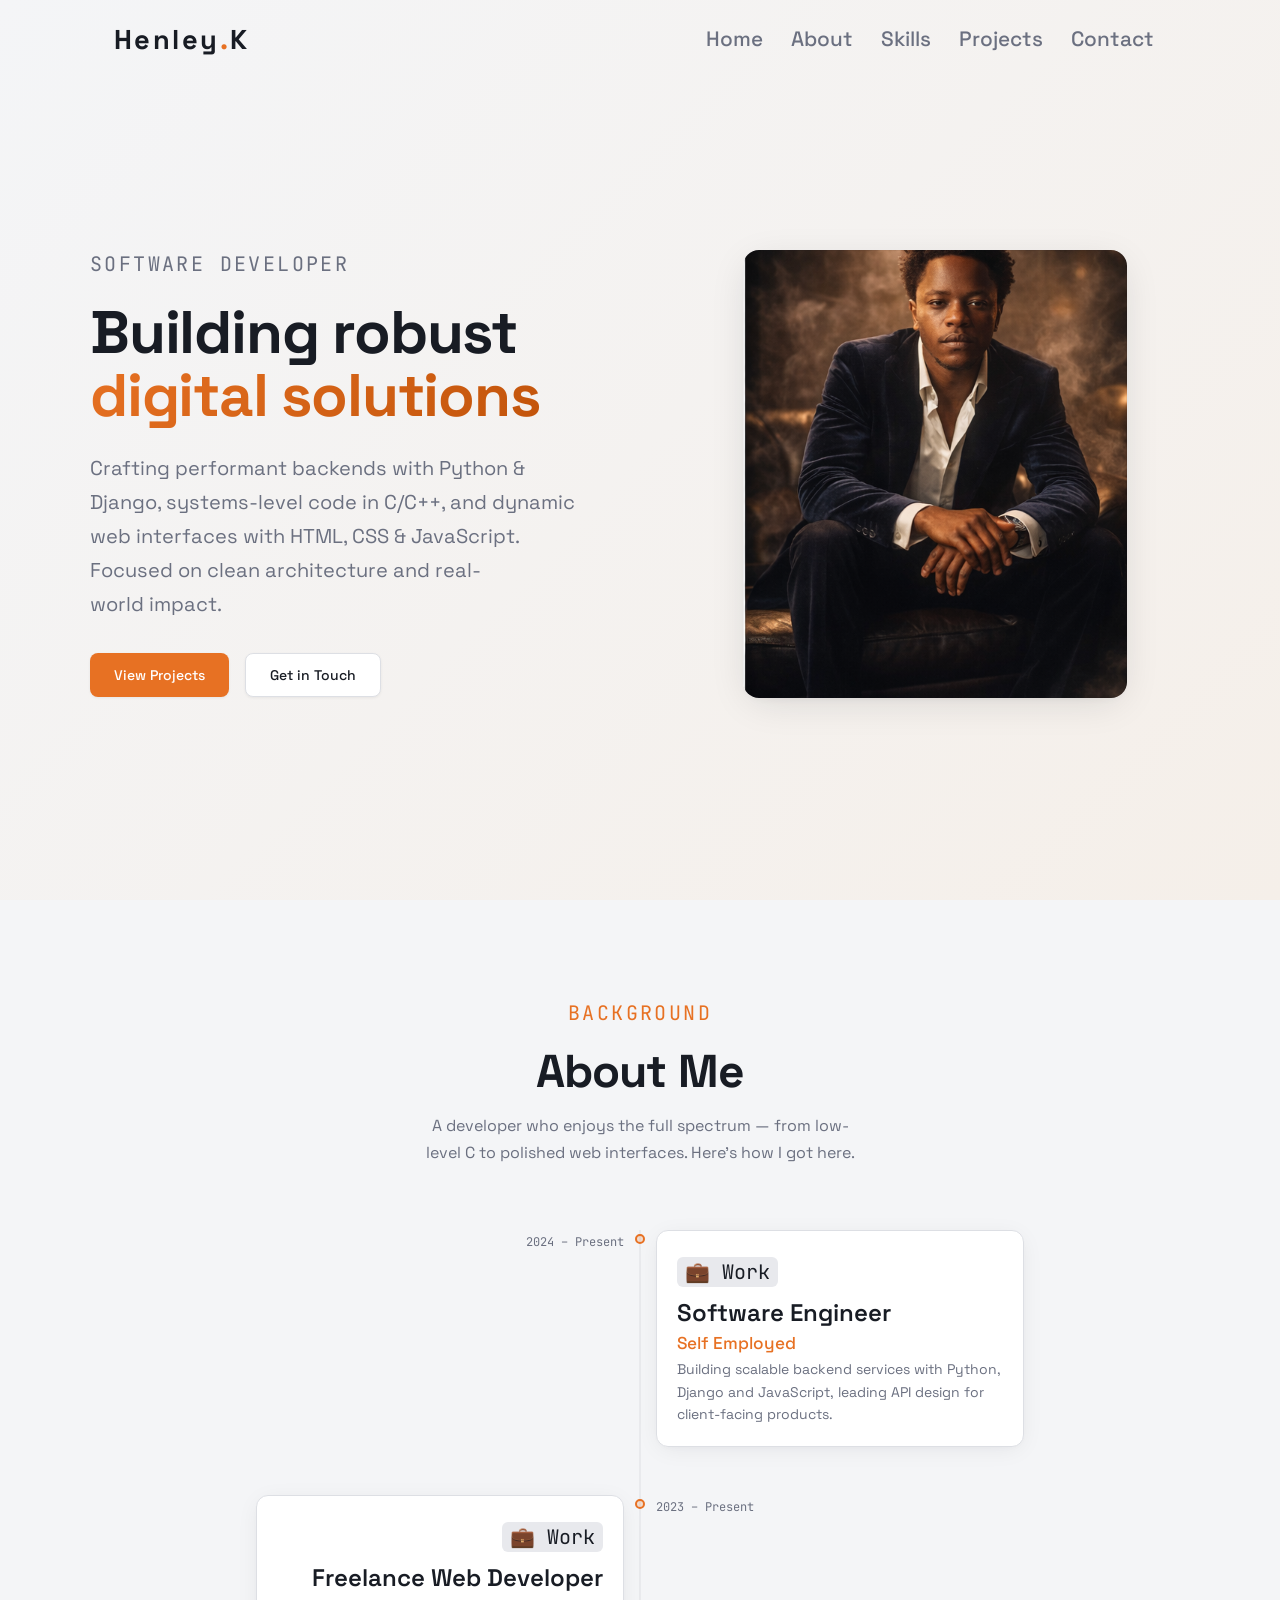
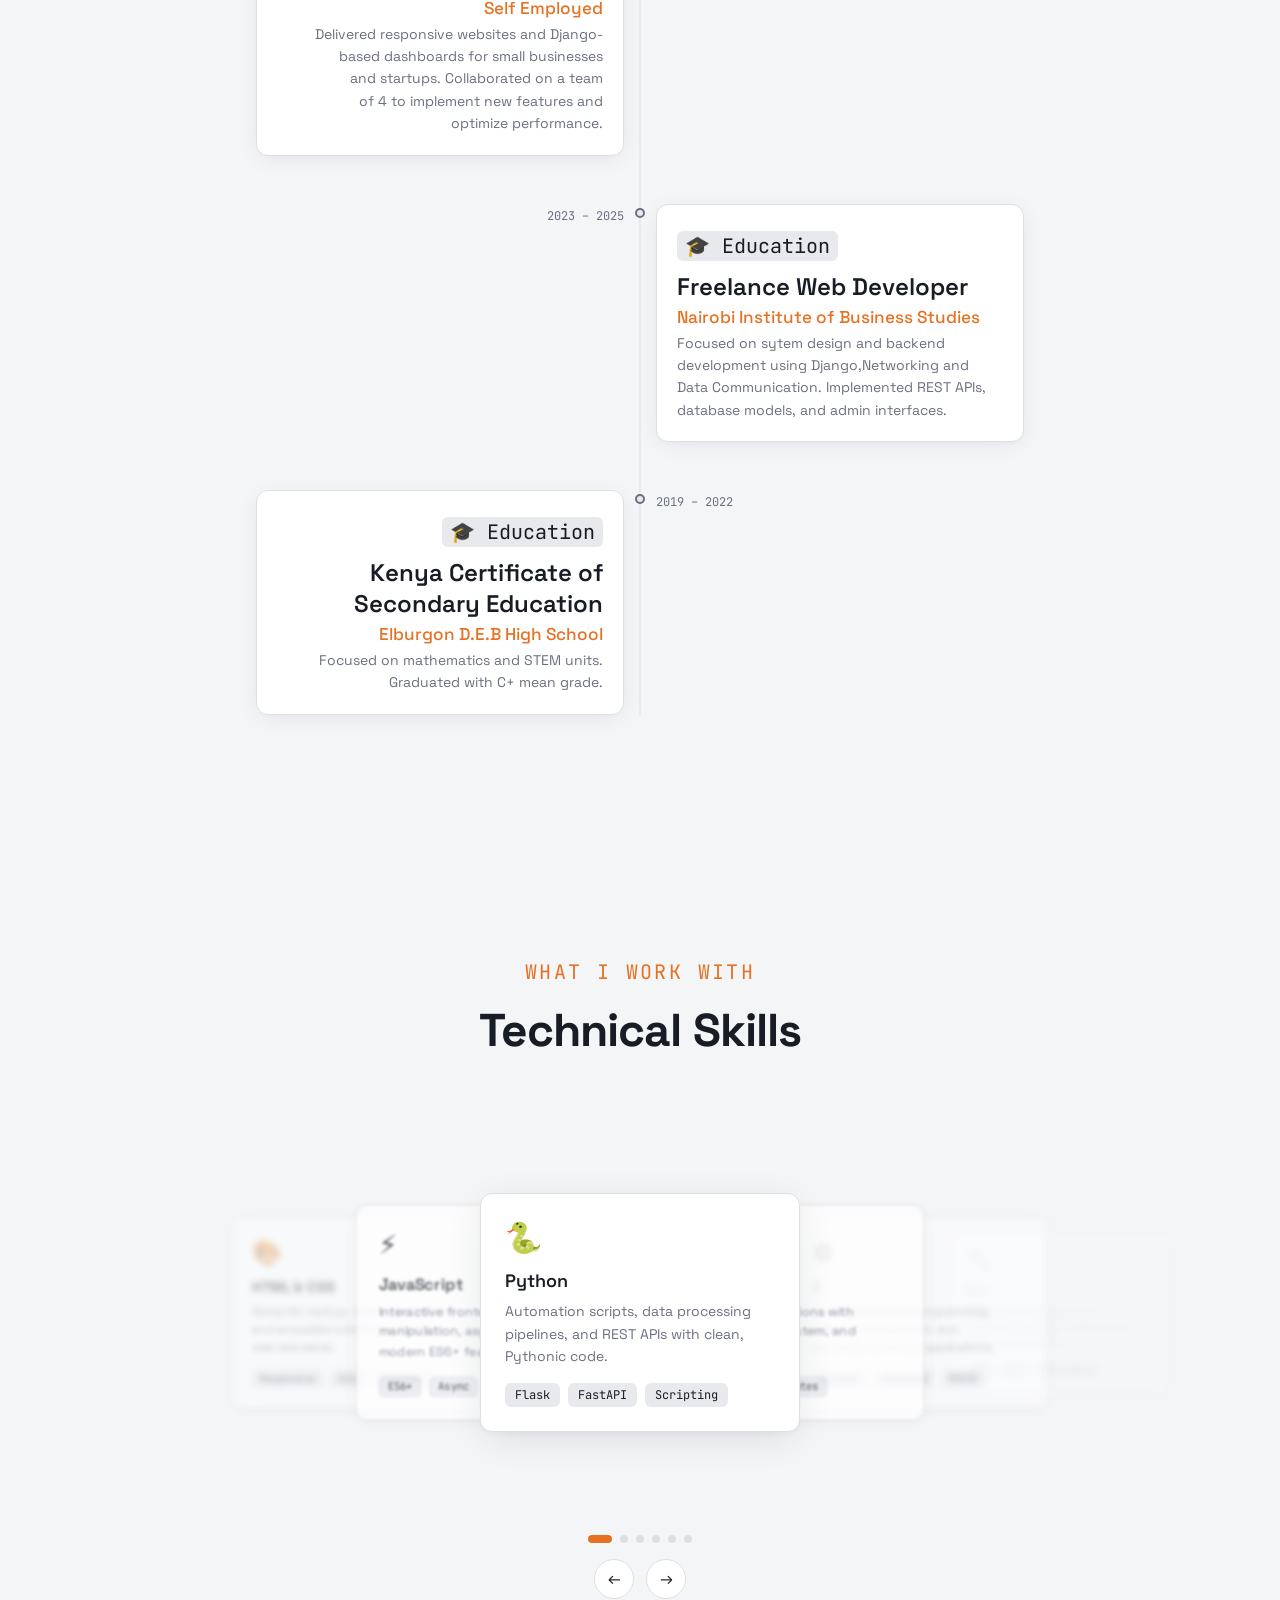
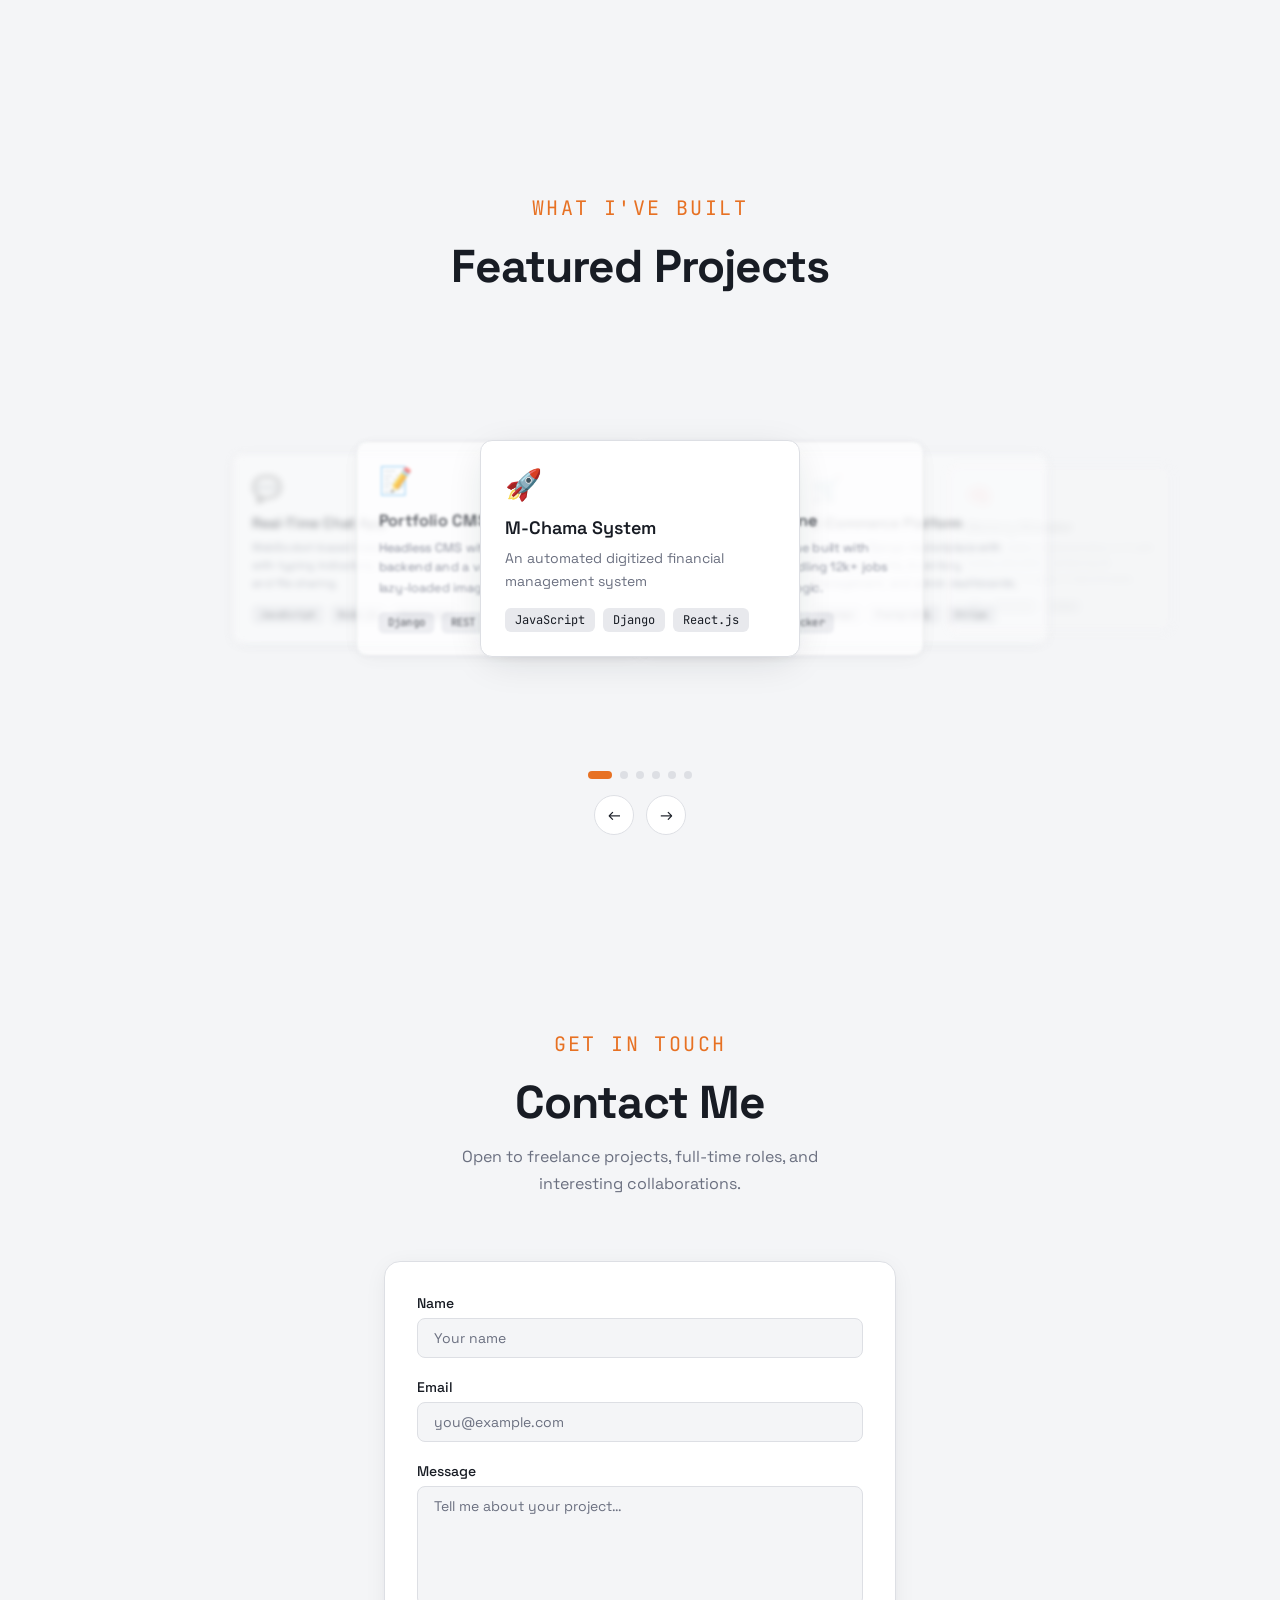
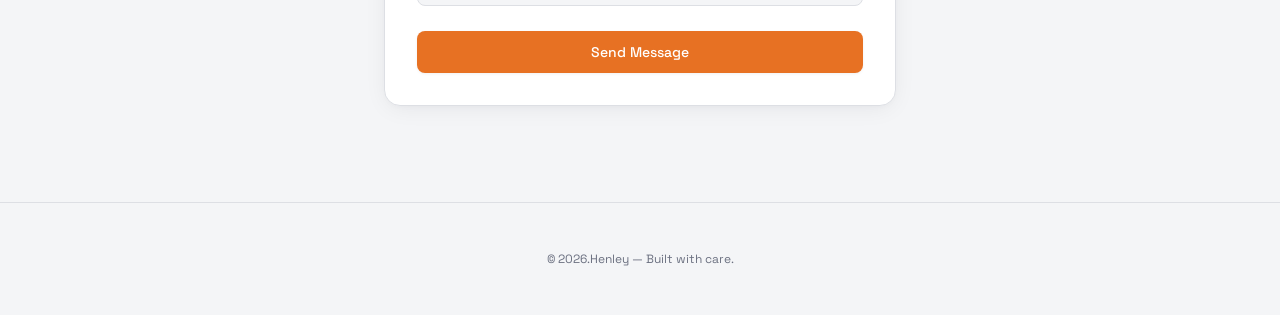
<file: index.html>
<!DOCTYPE html>
<html lang="en">
  <head>
    <meta charset="UTF-8">
    <meta name="viewport" content="width=device-width, initial-scale=1.0">
    <title>henley.karanja— Software Developer Portfolio</title>
    <meta name="description" content="Software developer portfolio showcasing Python, Django, C, C++, HTML, and JavaScript skills.">
    <link href="https://fonts.googleapis.com/css2?family=Space+Grotesk:wght@300;400;500;600;700&family=JetBrains+Mono:wght@400;500;600&display=swap" rel="stylesheet">
    <link rel="stylesheet" href="portfolio.css">

  </head>
    <body>

    
      <nav class="navbar" id="navbar">
        <div class="navbar-inner container">
          <a href="#" class="nav-logo" onclick="event.preventDefault();window.scrollTo({top:0,behavior:'smooth'})">Henley<span>.</span>K</a>
          <div class="nav-links">
            <a href="#home" onclick="smoothScroll(event,'#home')">Home</a>
            <a href="#about" onclick="smoothScroll(event,'#about')">About</a>
            <a href="#skills" onclick="smoothScroll(event,'#skills')">Skills</a>
            <a href="#projects" onclick="smoothScroll(event,'#projects')">Projects</a>
            <a href="#contact" onclick="smoothScroll(event,'#contact')">Contact</a>
          </div>
        </div>
      </nav>

    
      <section class="hero" id="home">
        <div class="hero-grid container">
          <div class="hero-text">
            <p class="hero-label">Software Developer</p>
            <h1>Building robust<br><span class="text-gradient">digital solutions</span></h1>
            <p class="hero-desc">Crafting performant backends with Python &amp; Django, systems-level code in C/C++, and dynamic web interfaces with HTML, CSS &amp; JavaScript. Focused on clean architecture and real-world impact.</p>
            <div class="hero-buttons">
              <a href="#projects" class="btn-primary" onclick="smoothScroll(event,'#projects')">View Projects</a>
              <a href="#contact" class="btn-outline" onclick="smoothScroll(event,'#contact')">Get in Touch</a>
            </div>
          </div>
          <div class="hero-image-wrap">
            <div class="hero-img-box">
              <img src="cinematic_portrait_2.png" alt="Henley Karanja" class="hero-image">
            </div>
          </div>
        </div>
      </section>

    
      <section class="about section-reveal" id="about">
        <div class="about-inner">
          <div class="section-header">
            <p class="label">Background</p>
            <h2>About Me</h2>
            <p>A developer who enjoys the full spectrum — from low-level C to polished web interfaces. Here's how I got here.</p>
          </div>
          <div class="timeline" id="timeline"></div>
        </div>
      </section>

    
    <section class="carousel-section section-reveal" id="skills">
      <div class="container">
        <div class="section-header">
          <p class="label">What I work with</p>
          <h2>Technical Skills</h2>
        </div>
        <div class="carousel-area" id="skills-carousel"></div>
        <div class="dots" id="skills-dots"></div>
        <div class="arrows" id="skills-arrows"></div>
      </div>
    </section>

    
      <section class="carousel-section section-reveal" id="projects">
        <div class="container">
          <div class="section-header">
            <p class="label">What I've built</p>
            <h2>Featured Projects</h2>
          </div>
          <div class="carousel-area" id="projects-carousel"></div>
          <div class="dots" id="projects-dots"></div>
          <div class="arrows" id="projects-arrows"></div>
        </div>
      </section>

    
      <section class="contact section-reveal" id="contact">
        <div class="contact-inner">
          <div class="section-header">
            <p class="label">Get in touch</p>
            <h2>Contact Me</h2>
            <p>Open to freelance projects, full-time roles, and interesting collaborations.</p>
          </div>
            <form class="contact-form" id="contact-form" onsubmit="handleContactSubmit(event)">
              <div class="form-group">
                <label for="c-name">Name</label>
                <input type="text" id="c-name" name="name" maxlength="100" placeholder="Your name" required>
              </div>
              <div class="form-group">
                <label for="c-email">Email</label>
                <input type="email" id="c-email" name="email" maxlength="255" placeholder="you@example.com" required>
              </div>
              <div class="form-group">
                <label for="c-message">Message</label>
                <textarea id="c-message" name="message" maxlength="1000" placeholder="Tell me about your project…" required></textarea>
              </div>
              <button type="submit" class="submit-btn" id="submit-btn">Send Message</button>
          </form>
        </div>
        <p id="status-msg"></p>
      </section>

    
      <footer class="footer"><p>© 2026.Henley — Built with care.</p></footer>

      
      <div class="toast" id="toast"></div>

      <script src="portfolio.js" ></script>
    </body>
</html>
</file>
<file: portfolio.css>
*,*::before,*::after{
    box-sizing:border-box;
    margin:0;
    padding:0;
}
:root{
--bg:#f4f5f7;--fg:#181c24;
--card:#ffffff;--card-fg:#181c24;
--primary:hsl(24,80%,52%);--primary-fg:#fff;
--secondary:#e8e9ed;--secondary-fg:#181c24;
--muted:#e8e9ed;--muted-fg:#6b7080;
--border:#dddfe4;--input:#dddfe4;--ring:hsl(24,80%,52%);
--radius:0.75rem;
--hero-gradient:linear-gradient(135deg,#f4f5f7 0%,#f5efe9 100%);
--card-shadow:0 4px 24px -4px rgba(24,28,36,.08),0 2px 8px -2px rgba(24,28,36,.04);
--card-shadow-hover:0 8px 40px -8px rgba(24,28,36,.14),0 4px 12px -4px rgba(24,28,36,.06);
}
body{
    font-family:'Space Grotesk',system-ui,sans-serif;
    background:var(--bg);
    color:var(--fg);
    -webkit-font-smoothing:antialiased;
    overflow-wrap:break-word;
}

h1,h2,h3{
    text-wrap:balance;
}
p{
    text-wrap:pretty;
}
a{
    text-decoration:none;
    color:inherit;
}
button{
    cursor:pointer;
    border:none;
    font-family:inherit;
}
.mono{
    font-family:'JetBrains Mono',monospace;
}


.container{
    max-width:1100px;
    margin:0 auto
}
.text-gradient{
    background:linear-gradient(135deg,hsl(24,80%,52%),hsl(24,90%,40%));-webkit-background-clip:text;
    -webkit-text-fill-color:transparent;
    background-clip:text;
}

/* Section reveal */
.section-reveal{
    opacity:0;
    transform:translateY(16px);
    filter:blur(4px);
    transition:opacity .7s cubic-bezier(.16,1,.3,1),transform .7s cubic-bezier(.16,1,.3,1),filter .7s cubic-bezier(.16,1,.3,1);
}
.section-reveal.visible{
    opacity:1;
    transform:translateY(0);
    filter:blur(0);
}

/* Navbar */
.navbar{
    position:fixed;
    top:0;
    left:0;
    right:0;
    z-index:50;
    transition:all .3s;
    padding:20px 0;
}
.navbar.scrolled{
    background:rgba(255,255,255,.8);
    backdrop-filter:blur(12px);
    border-bottom:1px solid var(--border);
    box-shadow:0 1px 4px rgba(0,0,0,0.04);
    padding:12px 0;
}
.navbar-inner{
    display:flex;
    align-items:center;
    justify-content:space-between;
    padding:0 24px;
}
.nav-logo{
    font-weight:700;
    font-size:1.7rem;
    letter-spacing:0.09em;
}
.nav-logo span{
    color:var(--primary)
}
.nav-links{
    display:flex;
    gap:4px;
}
.nav-links a{
    padding:6px 12px;
    font-size:1.3rem;
    font-weight:500;
    color:var(--muted-fg);
    border-radius:6px;
    transition:color .2s,background .2s;
}
.nav-links a:hover{
    color:var(--fg);
    background:var(--secondary);
}
.nav-links a:active{
    transform:scale(.97);
}

/* Hero */
.hero
{min-height:100vh;
    display:flex;
    align-items:center;
    padding:96px 24px 48px;
    background:var(--hero-gradient);
}
.hero-grid{
    display:grid;
    grid-template-columns:1fr;
    gap:48px;
    align-items:center;
}
@media(min-width:1024px){
    .hero-grid{
        grid-template-columns:1fr 1fr;
        gap:80px;
    }}
.hero-text{
    order:2;
    display:flex;
    flex-direction:column;
    gap:24px;
    animation:fadeInUp .7s cubic-bezier(.16,1,.3,1) .1s both;
}
@media(min-width:1024px){
    .hero-text{
        order:1;
    }}
.hero-label{
    font-family:'JetBrains Mono',monospace;
    font-size:1.25rem;
    letter-spacing:0.12em;
    text-transform:uppercase;
    color:var(--muted-fg);
}
.hero h1{
    font-size:clamp(2.25rem,5vw,3.75rem);
    font-weight:700;
    line-height:1.05;
    letter-spacing:-0.02em;
}
.hero-desc{
    font-size:1.25rem;
    color:var(--muted-fg);
    max-width:32rem;
    line-height:1.7;
}
.hero-buttons{
    display:flex;
    gap:16px;
    padding-top:8px;
}
.btn-primary,.btn-outline{
    display:inline-flex;
    align-items:center;
    justify-content:center;
    border-radius:8px;
    padding:12px 24px;
    font-size:.875rem;
    font-weight:500;
    box-shadow:0 1px 3px rgba(0,0,0,0.06);
    transition:transform .2s,box-shadow .2s;
}
.btn-primary{
    background:var(--primary);
    color:var(--primary-fg);
}
.btn-outline{
    background:var(--card);
    color:var(--fg);
    border:1px solid var(--border);
}
.btn-primary:hover,.btn-outline:hover{
    box-shadow:0 4px 12px rgba(0,0,0,0.1);
}
.btn-primary:active,.btn-outline:active{
    transform:scale(0.97);
}
.hero-image-wrap{
    order:1;
    display:flex;
    justify-content:center;
    animation:fadeInUp .7s cubic-bezier(0.16,1,.3,1) 0.3s both;
}
@media(min-width:1024px){
    .hero-image-wrap{
        order:2;
    }}
.hero-img-box{
    border-radius:16px;
    overflow:hidden;
    width:288px;
    height:320px;
    box-shadow:var(--card-shadow-hover);
    position:relative;
}
@media(min-width:640px){
    .hero-img-box{
        width:320px;
        height:352px;
    }}
@media(min-width:1024px){
    .hero-img-box{
        width:384px;
        height:448px;
    }}
.hero-img-box::after{
    content:'';
    position:absolute;
    inset:0;
    border-radius:inherit;
    box-shadow:inset 0 0 0 1px rgba(24,28,36,0.06);
    pointer-events:none;
}
.hero-img-box img{width:100%;height:100%;object-fit:cover}

/* About */
.about{
    padding:96px 24px;
}
.about-inner{
    max-width:48rem;
    margin:0 auto;
}
.section-header{
    text-align:center;
    margin-bottom:64px;
}
.section-header .label{
    font-family:'JetBrains Mono',monospace;
    font-size:1.25rem;
    letter-spacing:0.12em;
    text-transform:uppercase;
    color:var(--primary);
    margin-bottom:12px;
}
.section-header h2{
    font-size:clamp(2.875rem,3vw,2.25rem);
    font-weight:700;
    letter-spacing:-0.02em;
    margin-bottom:12px;
}
.section-header p{
    color:var(--muted-fg);
    max-width:28rem;
    margin:0 auto;
    line-height:1.7;
}
.timeline{
    position:relative;
}
.timeline-line{
    position:absolute;
    left:18px;
    top:0;
    bottom:0;
    width:1px;
    background:var(--border);
}
@media(min-width:640px){
    .timeline-line{
        left:50%;
        transform:translateX(-.5px);
    }}
.tl-entry{
    position:relative;
    display:grid;
    grid-template-columns:40px 1fr;
    gap:16px;
    margin-bottom:48px;
}
@media(min-width:640px){
    .tl-entry{
        grid-template-columns:1fr 1fr;
        gap:32px;
    }}
.tl-dot{
    position:absolute;
    left:14px;
    top:4px;
    width:10px;
    height:10px;
    border-radius:50%;
    border:2px solid var(--primary);
    background:rgba(230,120,50,0.2);
}
.tl-dot.edu{
    border-color:var(--muted-fg);
    background:var(--secondary);
}
@media(min-width:640px){
    .tl-dot{
        left:50%;
        transform:translateX(-5px);
    }}
.tl-spacer{
    display:block;
}
@media(min-width:640px){
    .tl-spacer{
        display:none;
    }}
.tl-card{
    background:var(--card);
    border:1px solid var(--border);
    border-radius:12px;
    padding:20px;
    box-shadow:var(--card-shadow);
}
.tl-card .year{
    font-family:'JetBrains Mono',monospace;
    font-size:1.25rem;
    color:var(--muted-fg);
    letter-spacing:0.04em;
}
.tl-card .type-badge{
    display:inline-block;
    font-family:'JetBrains Mono',monospace;
    font-size:1.25rem;
    padding:2px 8px;
    border-radius:6px;
    background:var(--secondary);
    color:var(--secondary-fg);
    margin:6px 0;
}
.tl-card h3{
    font-size:1.5rem;
    font-weight:600;
    margin:4px 0;
}
.tl-card .org{
    font-size:1.075rem;
    font-weight:500;
    color:var(--primary);
    margin-bottom:4px;
}
.tl-card .desc{
    font-size:0.875rem;
    color:var(--muted-fg);
    line-height:1.6;
}
.tl-year-desktop{
    display:none;
    font-family:'JetBrains Mono',monospace;
    font-size:.75rem;
    color:var(--muted-fg);
    padding-top:4px;
}
@media(min-width:640px){
    .tl-year-desktop{
        display:flex;
        align-items:flex-start;
    }
    .tl-card .year{
        display:none;
    }
    .tl-spacer{
        display:none;
    }
.tl-card-mobile{
    display:none;
}}

/* Carousel */
.carousel-section{
    padding:96px 24px;
}
.carousel-area{
    position:relative;
    display:flex;
    align-items:center;
    justify-content:center;
    height:340px;
    overflow:hidden;
    -webkit-user-select:none;
}
@media(min-width:640px){
    .carousel-area{
        height:380px;
    }}
.carousel-card{
    position:absolute;
    width:320px;
    background:var(--card);
    border-radius:12px;
    padding:24px;
    border:1px solid var(--border);
    cursor:pointer;
    transition:transform .5s cubic-bezier(.16,1,.3,1),opacity .5s cubic-bezier(.16,1,.3,1),filter .5s cubic-bezier(.16,1,.3,1),box-shadow .5s cubic-bezier(.16,1,.3,1);
}
@media(min-width:640px){
    .carousel-card{
        width:320px;
    }}
.carousel-card .icon{
    font-size:1.875rem;
    margin-bottom:12px;
    display:block;
}
.carousel-card h3{
    font-size:1.125rem;
    font-weight:600;
    margin-bottom:8px;
}
.carousel-card .card-desc{
    font-size:0.875rem;
    color:var(--muted-fg);
    line-height:1.6;
    margin-bottom:16px;
}
.carousel-card .tags{
    display:flex;
    flex-wrap:wrap;
    gap:8px;
}
.carousel-card .tag{
    font-family:'JetBrains Mono',monospace;
    font-size:0.75rem;
    padding:4px 10px;
    border-radius:6px;
    background:var(--secondary);
    color:var(--secondary-fg);
}
.dots{
    display:flex;
    justify-content:center;
    gap:8px;
    margin-top:32px;
}
.dot{
    width:8px;
    height:8px;
    border-radius:999px;
    background:var(--border);
    transition:all 0.3s;
}
.dot.active{
    background:var(--primary);
    width:24px;
}
.arrows{
    display:flex;
    justify-content:center;
    gap:12px;
    margin-top:16px;
}
.arrow-btn{
    width:40px;
    height:40px;
    border-radius:50%;
    border:1px solid var(--border);
    background:var(--card);
    display:flex;
    align-items:center;
    justify-content:center;
    font-size:1rem;
    color:var(--fg);
    transition:transform 0.2s,box-shadow 0.2s;
}
.arrow-btn:hover{
    box-shadow:0 4px 12px rgba(0,0,0,0.08);
}
.arrow-btn:active{
    transform:scale(0.95);
}

/* Contact */
.contact{
    padding:96px 24px;
}
.contact-inner{
    max-width:32rem;
    margin:0 auto;
}
.contact-form{
    background:var(--card);
    border:1px solid var(--border);
    border-radius:16px;
    padding:24px;
    box-shadow:var(--card-shadow);
}
@media(min-width:640px){
    .contact-form{
        padding:32px;
    }}
.form-group{
    margin-bottom:20px;
}
.form-group label{
    display:block;
    font-size:0.875rem;
    font-weight:500;
    margin-bottom:6px;
}
.form-group input,.form-group textarea{
    width:100%;
    border-radius:8px;
    border:1px solid var(--input);
    background:var(--bg);
    padding:10px 16px;
    font-size:.875rem;
    font-family:inherit;
    color:var(--fg);
    outline:none;
    transition:box-shadow 0.2s}
.form-group input::placeholder,.form-group textarea::placeholder{
    color:var(--muted-fg);
}
.form-group input:focus,.form-group textarea:focus{
    box-shadow:0 0 0 2px rgba(230,120,50,0.35);
}
.form-group textarea{
    resize:none;
    min-height:120px;
}
.submit-btn{
    width:100%;
    border-radius:8px;
    background:var(--primary);
    color:var(--primary-fg);
    padding:12px 24px;
    font-size:0.875rem;
    font-weight:500;
    box-shadow:0 1px 3px rgba(0,0,0,0.06);
    transition:transform 0.2s,box-shadow 0.2s;
}
.submit-btn:hover{
    box-shadow:0 4px 12px rgba(0,0,0,0.1);
}
.submit-btn:active{
    transform:scale(0.97);
}
.submit-btn:disabled{
    opacity:0.6;
    pointer-events:none;
}

/* Toast */
.toast{
    position:fixed;
    bottom:24px;
    left:50%;
    transform:translateX(-50%) translateY(80px);
    background:var(--fg);
    color:var(--bg);
    padding:12px 24px;
    border-radius:10px;
    font-size:.875rem;
    font-weight:500;
    opacity:0;
    transition:all 0.4s cubic-bezier(0.16,1,0.3,1);
    z-index:100;
    white-space:nowrap;
}
.toast.show{
    opacity:1;
    transform:translateX(-50%) translateY(0);
}

/* Footer */
.footer{
    padding:48px 24px;
    border-top:1px solid var(--border);
    text-align:center;
}
.footer p{
    font-size:0.75rem;
    color:var(--muted-fg);
}

/* Animations */
@keyframes fadeInUp{
    from{
        opacity:0;
        transform:translateY(20px);
        filter:blur(4px);
    }
    to{
        opacity:1;
        transform:translateY(0);
        filter:blur(0);
    }}
</file>
